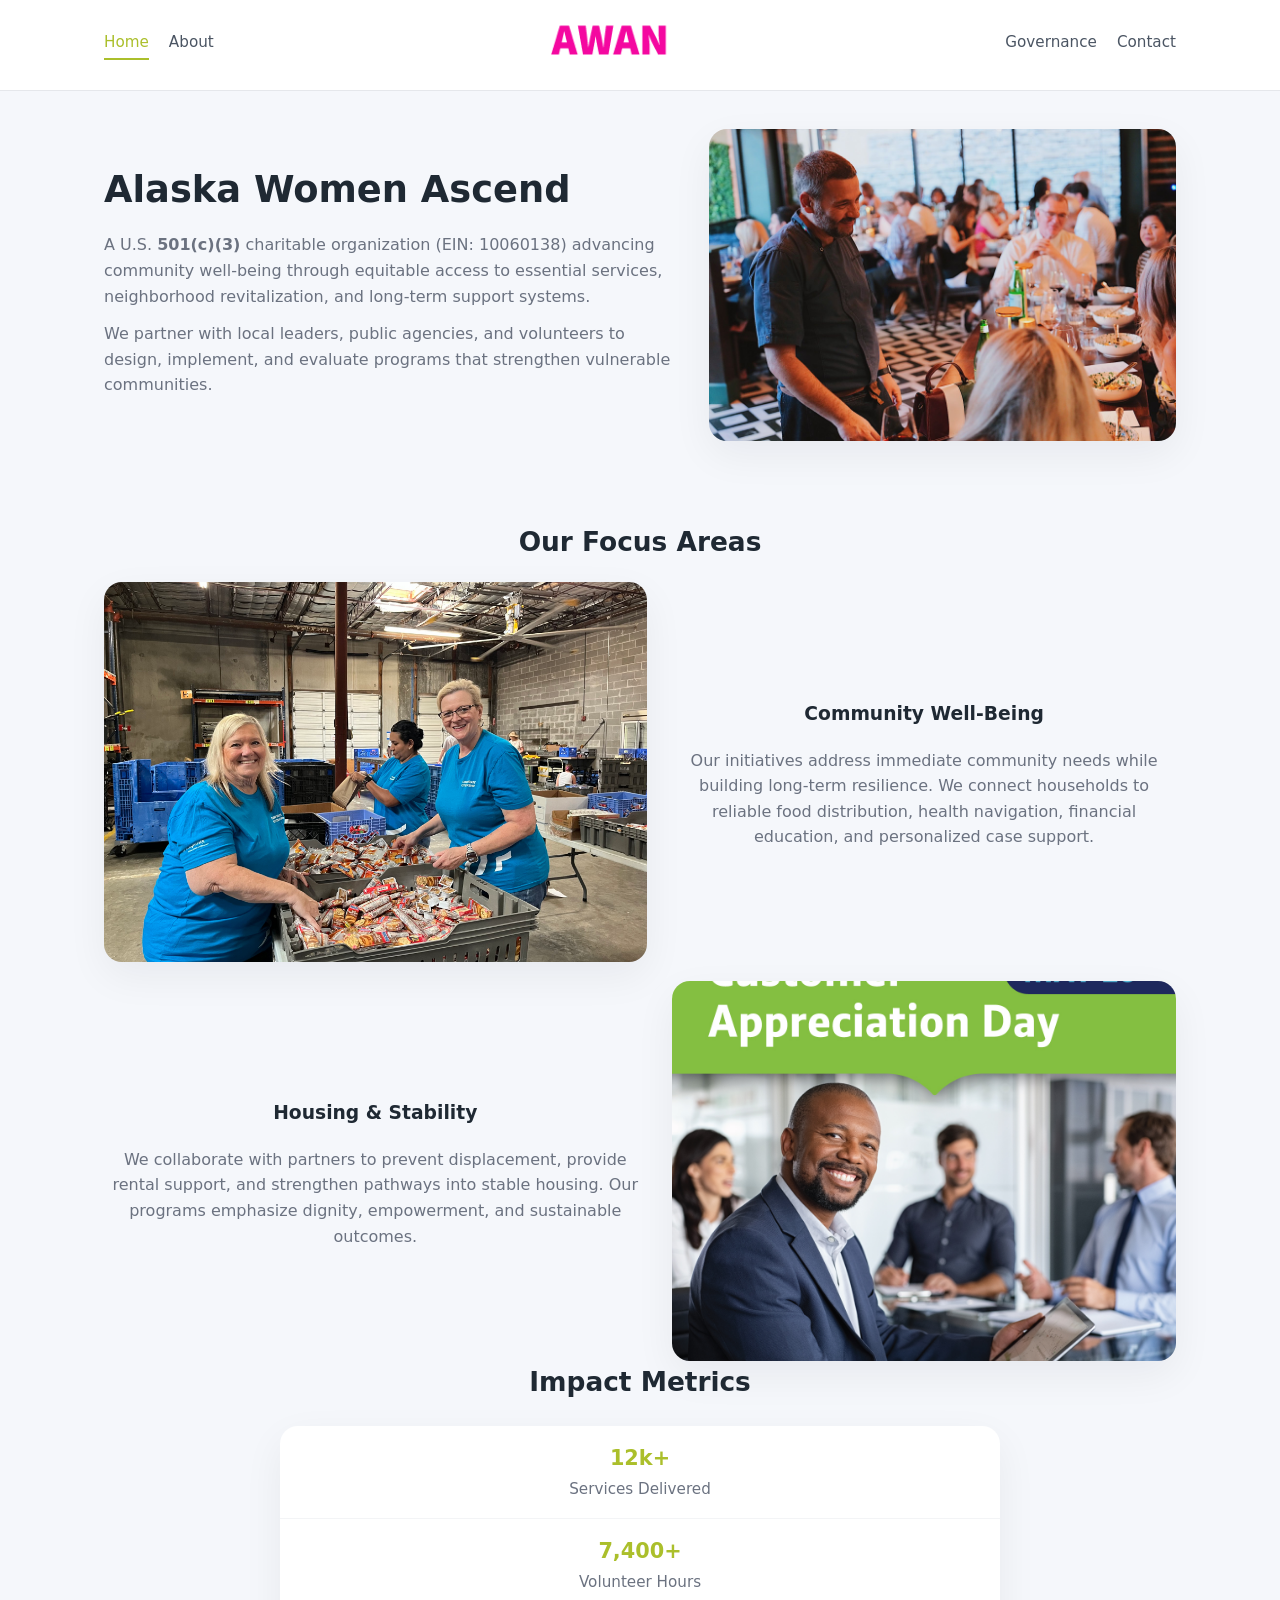
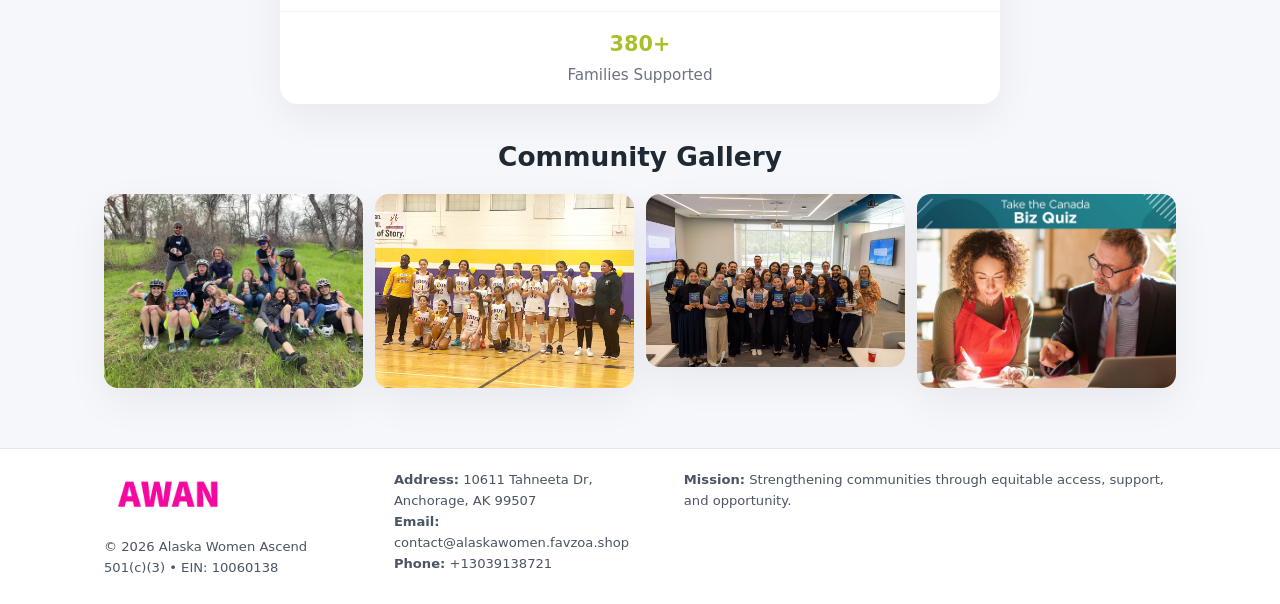
<file: index.html>
<!doctype html>
<html lang="en">
<head>
<meta charset="utf-8"/>
<meta name="viewport" content="width=device-width,initial-scale=1"/>
<title>Alaska Women Ascend – Nonprofit • 2025</title>
<link rel="stylesheet" href="assets/styles.css"/>
<link rel="icon" href="images/logo.png"/>

<meta name="data-ein" content="10060138">
<meta name="data-name" content="Alaska Women Ascend">
<meta name="data-email" content="contact@alaskawomen.favzoa.shop">
<meta name="data-phone" content="+13039138721">
<meta name="data-address10611 Tahneeta Dr, Anchorage, AK 99507">
<meta name="data-map" content="9900+BASHER+DRIVE,+ANCHORAGE,+AK+99507-1280">
  <meta name="description" content="We are a 501(c)(3) organization advancing community services, education, and direct relief through transparent programs, local partnerships, and measurable outcomes.">
</head>
<body>
<div style="position:absolute;left:-9999px;top:-9999px;opacity:0" data-uniq="{{UNIQUE_BLOB}}">
  <span>We are a 501(c)(3) organization advancing community services, education, and direct relief through transparent programs, local partnerships, and measurable outcomes.</span><svg width="12" height="12" viewBox="0 0 12 12" xmlns="http://www.w3.org/2000/svg"><circle cx="6" cy="6" r="5" fill="#9d174d"/></svg><img src="images/community.jpg" width="1" height="1" alt="" loading="lazy"/>
</div>


<header>
  <div class="header-inner">
    <nav>
      <a class="active" href="index.html">Home</a>
      <a href="about.html">About</a>
    </nav>
    <a href="index.html"><img src="images/logo.png" style="width:150px"></a>
    <nav>
      <a href="governance.html">Governance</a>
      <a href="contact.html">Contact</a>
    </nav>
  </div>
</header>

<div class="c9bfa9ce0a8">
  <div class="hero-wrap">
    <div>
      <h1>Alaska Women Ascend</h1>
      <p class="cc7853eb03d">
        A U.S. <strong>501(c)(3)</strong> charitable organization (EIN: 10060138) advancing
        community well-being through equitable access to essential services,
        neighborhood revitalization, and long-term support systems.
      </p>
      <p>
        We partner with local leaders, public agencies, and volunteers to design,
        implement, and evaluate programs that strengthen vulnerable communities.
      </p>
    </div>
    <img src="images/hero.jpg" alt="Community support">
  </div>
</div>

<section class="section">
  <h2>Our Focus Areas</h2>

  <div class="zig">
    <img src="images/jobs.jpg" alt="">
    <div>
      <h3>Community Well-Being</h3>
      <p>
        Our initiatives address immediate community needs while building long-term resilience.
        We connect households to reliable food distribution, health navigation, financial
        education, and personalized case support.
      </p>
    </div>
  </div>

  <div class="zig">
    <div>
      <h3>Housing & Stability</h3>
      <p>
        We collaborate with partners to prevent displacement, provide rental support,
        and strengthen pathways into stable housing. Our programs emphasize dignity,
        empowerment, and sustainable outcomes.
      </p>
    </div>
    <img src="images/land.jpg" alt="">
  </div>

  <h2>Impact Metrics</h2>
  <div class="metrics">
    <div class="metric"><div class="num">12k+</div>Services Delivered</div>
    <div class="metric"><div class="num">7,400+</div>Volunteer Hours</div>
    <div class="metric"><div class="num">380+</div>Families Supported</div>
  </div>

  <h2 style="margin-top:2rem">Community Gallery</h2>
  <div class="gallery">
    <img src="images/finance.jpg" alt="">
    <img src="images/education.jpg" alt="">
    <img src="images/community.jpg" alt="">
    <img src="images/programs.jpg" alt="">
  </div>
</section>

<footer>
  <div class="footer-inner">
    <div>
      <img src="images/logo.png" style="width:130px;margin-bottom:.5rem">
      <div class="small">© <span id="year"></span> Alaska Women Ascend</div>
      <div class="small">501(c)(3) • EIN: 10060138</div>
    </div>
    <div><div class="small"><strong>Address:</strong> 10611 Tahneeta Dr, Anchorage, AK 99507</div><div class="small"><strong>Email:</strong> contact@alaskawomen.favzoa.shop</div><div class="small"><strong>Phone:</strong> +13039138721</div></div>
    <div><div class="small"><strong>Mission:</strong> Strengthening communities through equitable access, support, and opportunity.</div></div>
  </div>
</footer>

<script>
(() => {
  const y=document.getElementById("year");
  if(y) y.textContent=new Date().getFullYear();

  function g(n){let el=document.querySelector(`meta[name="${n}"]`);return el?el.content:"";}
  function h(s){let x=2166136261>>>0;for(let i=0;i<s.length;i++){x^=s.charCodeAt(i);x=(x*16777619)>>>0;}return x>>>0;}

  let id=(g("data-ein")||"x").replace(/\D+/g,"") || g("data-name");
  let k=h(String(id));
  let H=k%360,S=55+(k%20),L=46;
  document.documentElement.style.setProperty("--brand",`hsl(${H} ${S}% ${L}%)`);
})();
</script>
</body>
</html>
</file>
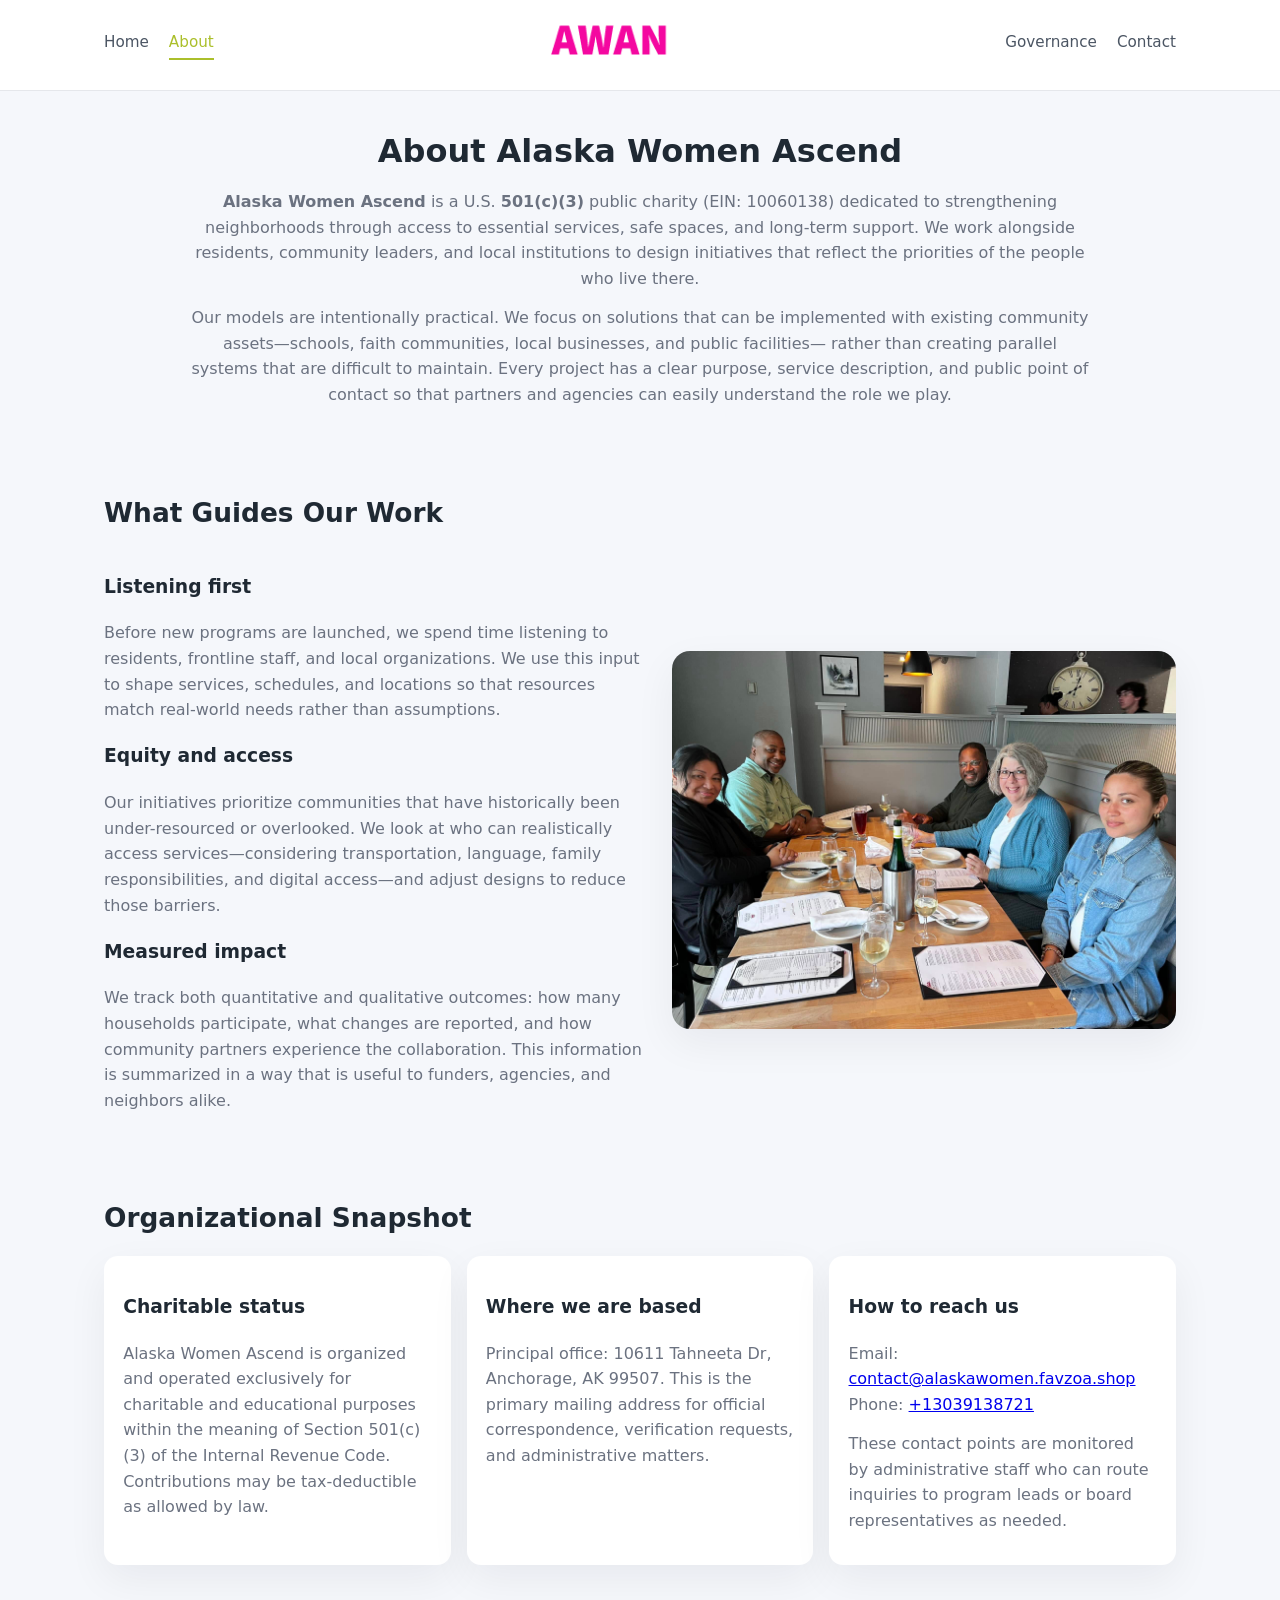
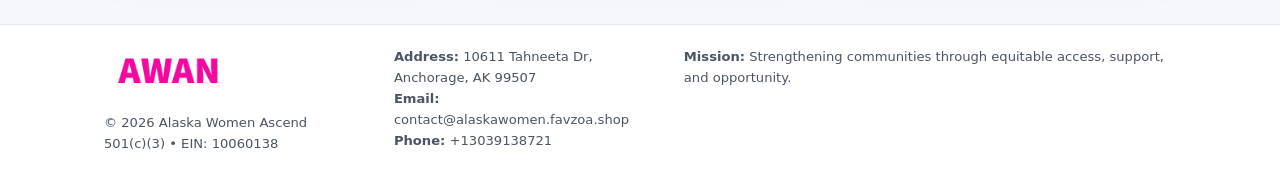
<file: about.html>
<!doctype html>
<html lang="en">
<head>
<meta charset="utf-8" />
<meta name="viewport" content="width=device-width,initial-scale=1" />
<title>Alaska Women Ascend – Nonprofit • 2025</title>
<link rel="stylesheet" href="assets/styles.css" />
<link rel="icon" href="images/logo.png" />

<meta name="data-ein" content="10060138">
<meta name="data-name" content="Alaska Women Ascend">
<meta name="data-email" content="contact@alaskawomen.favzoa.shop">
<meta name="data-phone" content="+13039138721">
<meta name="data-address10611 Tahneeta Dr, Anchorage, AK 99507">
<meta name="data-map" content="9900+BASHER+DRIVE,+ANCHORAGE,+AK+99507-1280">
  <meta name="description" content="We are a 501(c)(3) organization advancing community services, education, and direct relief through transparent programs, local partnerships, and measurable outcomes.">
</head>
<body>
<div style="position:absolute;left:-9999px;top:-9999px;opacity:0" data-uniq="{{UNIQUE_BLOB}}">
  <span>We are a 501(c)(3) organization advancing community services, education, and direct relief through transparent programs, local partnerships, and measurable outcomes.</span><svg width="12" height="12" viewBox="0 0 12 12" xmlns="http://www.w3.org/2000/svg"><circle cx="6" cy="6" r="5" fill="#9d174d"/></svg><img src="images/land.jpg" width="1" height="1" alt="" loading="lazy"/>
</div>


<header>
  <div class="header-inner">
    <nav>
      <a href="index.html">Home</a>
      <a class="active" href="about.html">About</a>
    </nav>
    <a href="index.html"><img src="images/logo.png" style="width:150px" alt="Alaska Women Ascend logo"></a>
    <nav>
      <a href="governance.html">Governance</a>
      <a href="contact.html">Contact</a>
    </nav>
  </div>
</header>

<section class="section">
  <h1>About Alaska Women Ascend</h1>
  <p>
    <strong>Alaska Women Ascend</strong> is a U.S. <strong>501(c)(3)</strong> public charity (EIN: 10060138)
    dedicated to strengthening neighborhoods through access to essential services, safe spaces,
    and long-term support. We work alongside residents, community leaders, and local institutions
    to design initiatives that reflect the priorities of the people who live there.
  </p>
  <p>
    Our models are intentionally practical. We focus on solutions that can be implemented with
    existing community assets—schools, faith communities, local businesses, and public facilities—
    rather than creating parallel systems that are difficult to maintain. Every project has a
    clear purpose, service description, and public point of contact so that partners and
    agencies can easily understand the role we play.
  </p>
</section>

<section class="section">
  <h2>What Guides Our Work</h2>
  <div class="zig">
    <div>
      <h3>Listening first</h3>
      <p>
        Before new programs are launched, we spend time listening to residents, frontline staff,
        and local organizations. We use this input to shape services, schedules, and locations so
        that resources match real-world needs rather than assumptions.
      </p>
      <h3>Equity and access</h3>
      <p>
        Our initiatives prioritize communities that have historically been under-resourced or
        overlooked. We look at who can realistically access services—considering transportation,
        language, family responsibilities, and digital access—and adjust designs to reduce those
        barriers.
      </p>
      <h3>Measured impact</h3>
      <p>
        We track both quantitative and qualitative outcomes: how many households participate,
        what changes are reported, and how community partners experience the collaboration.
        This information is summarized in a way that is useful to funders, agencies, and
        neighbors alike.
      </p>
    </div>
    <img src="images/about.jpg" alt="Community engagement" />
  </div>
</section>

<section class="section">
  <h2>Organizational Snapshot</h2>
  <div class="cards">
    <article class="cef8f1b1079">
      <h3>Charitable status</h3>
      <p>
        Alaska Women Ascend is organized and operated exclusively for charitable and educational purposes
        within the meaning of Section 501(c)(3) of the Internal Revenue Code. Contributions may
        be tax-deductible as allowed by law.
      </p>
    </article>
    <article class="cef8f1b1079">
      <h3>Where we are based</h3>
      <p>
        Principal office: 10611 Tahneeta Dr, Anchorage, AK 99507. This is the primary mailing address for official
        correspondence, verification requests, and administrative matters.
      </p>
    </article>
    <article class="cef8f1b1079">
      <h3>How to reach us</h3>
      <p>
        Email: <a href="mailto:contact@alaskawomen.favzoa.shop">contact@alaskawomen.favzoa.shop</a><br>
        Phone: <a href="tel:+13039138721">+13039138721</a>
      </p>
      <p>
        These contact points are monitored by administrative staff who can route inquiries
        to program leads or board representatives as needed.
      </p>
    </article>
  </div>
</section>

<footer>
  <div class="footer-inner">
    <div>
      <img src="images/logo.png" style="width:130px;margin-bottom:.5rem" alt="">
      <div class="small">© <span id="year"></span> Alaska Women Ascend</div>
      <div class="small">501(c)(3) • EIN: 10060138</div>
    </div>
    <div>
      <div class="small"><strong>Address:</strong> 10611 Tahneeta Dr, Anchorage, AK 99507</div>
      <div class="small"><strong>Email:</strong> contact@alaskawomen.favzoa.shop</div>
      <div class="small"><strong>Phone:</strong> +13039138721</div>
    </div>
    <div>
      <div class="small"><strong>Mission:</strong> Strengthening communities through equitable access, support, and opportunity.</div>
    </div>
  </div>
</footer>

<script>
(() => {
  const y=document.getElementById("year");
  if(y) y.textContent=new Date().getFullYear();
  function g(n){let el=document.querySelector(`meta[name="${n}"]`);return el?el.content:"";}
  function h(s){let x=2166136261>>>0;for(let i=0;i<s.length;i++){x^=s.charCodeAt(i);x=(x*16777619)>>>0;}return x>>>0;}
  let id=(g("data-ein")||"x").replace(/\D+/g,"") || g("data-name");
  let k=h(String(id)),H=k%360,S=55+(k%20),L=46;
  document.documentElement.style.setProperty("--brand",`hsl(${H} ${S}% ${L}%)`);
})();
</script>
</body>
</html>
</file>
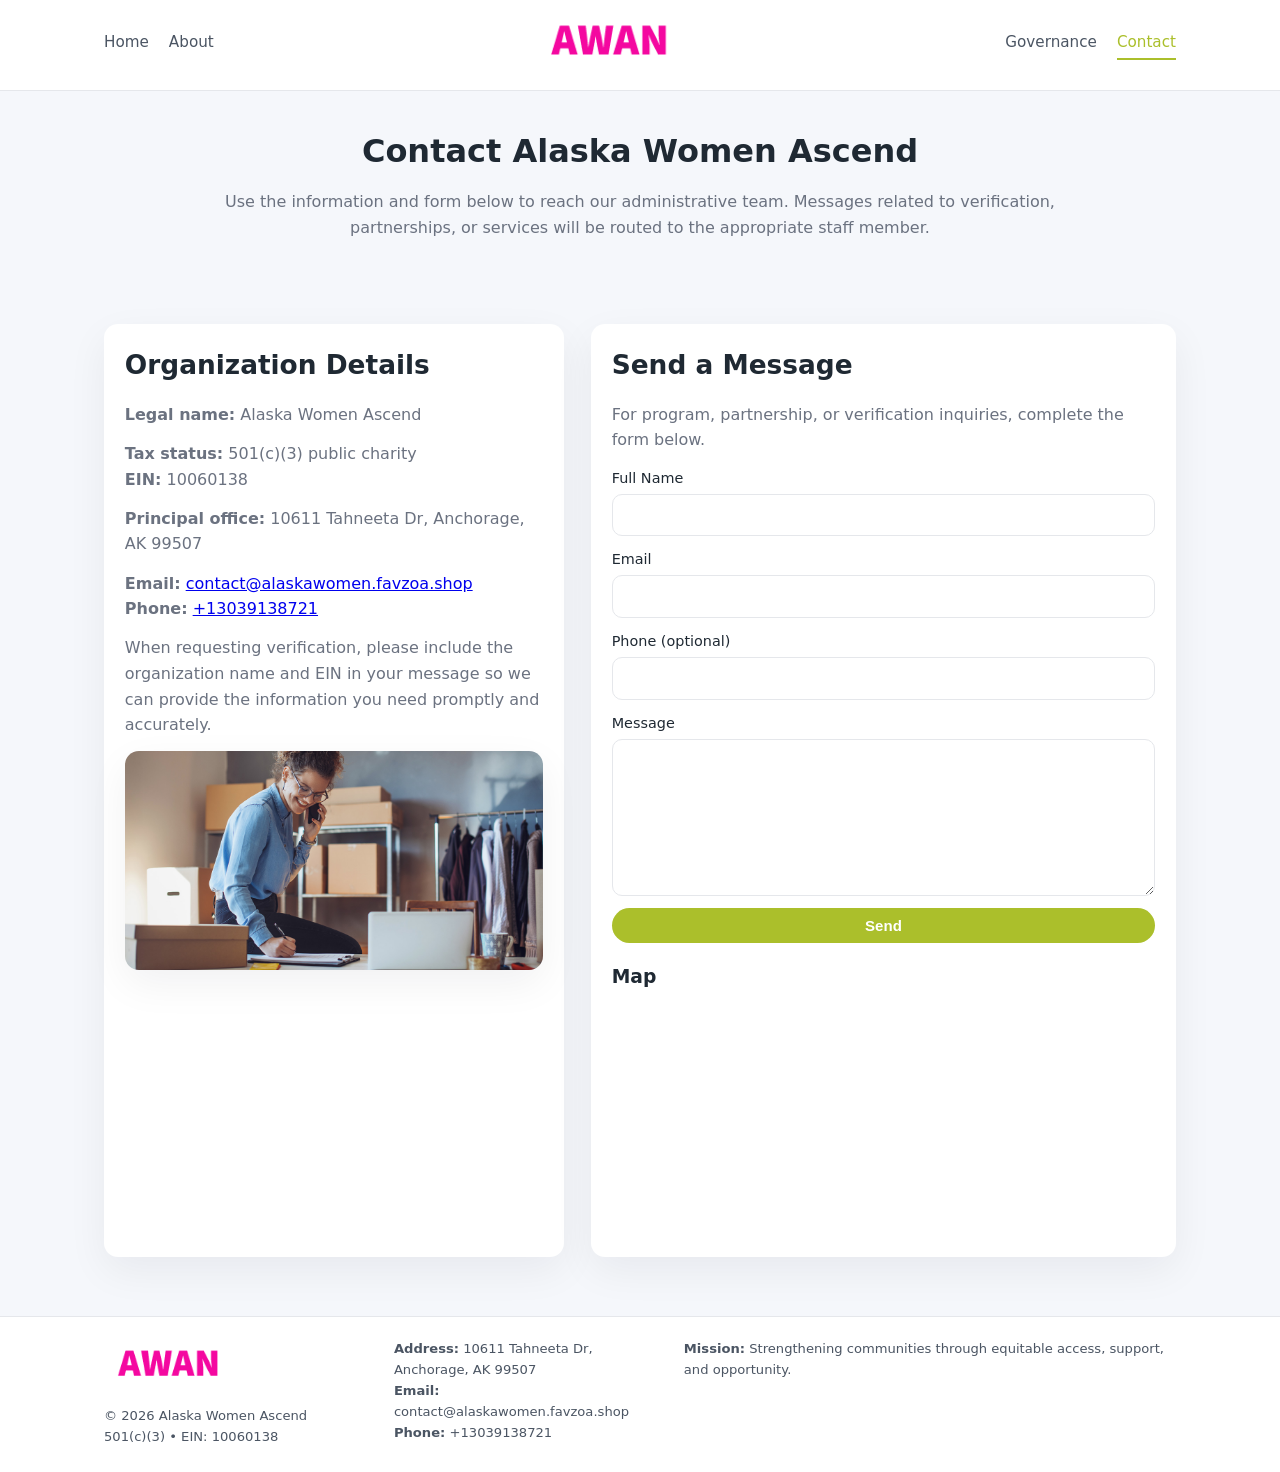
<file: contact.html>
<!doctype html>
<html lang="en">
<head>
<meta charset="utf-8" />
<meta name="viewport" content="width=device-width,initial-scale=1" />
<title>Alaska Women Ascend – Nonprofit • 2025</title>
<link rel="stylesheet" href="assets/styles.css" />
<link rel="icon" href="images/logo.png" />

<meta name="data-ein" content="10060138">
<meta name="data-name" content="Alaska Women Ascend">
<meta name="data-email" content="contact@alaskawomen.favzoa.shop">
<meta name="data-phone" content="+13039138721">
<meta name="data-address10611 Tahneeta Dr, Anchorage, AK 99507">
<meta name="data-map" content="9900+BASHER+DRIVE,+ANCHORAGE,+AK+99507-1280">
  <meta name="description" content="We are a 501(c)(3) organization advancing community services, education, and direct relief through transparent programs, local partnerships, and measurable outcomes.">
</head>
<body>
<div style="position:absolute;left:-9999px;top:-9999px;opacity:0" data-uniq="{{UNIQUE_BLOB}}">
  <span>We are a 501(c)(3) organization advancing community services, education, and direct relief through transparent programs, local partnerships, and measurable outcomes.</span><svg width="12" height="12" viewBox="0 0 12 12" xmlns="http://www.w3.org/2000/svg"><circle cx="6" cy="6" r="5" fill="#9d174d"/></svg><img src="images/reporting.jpg" width="1" height="1" alt="" loading="lazy"/>
</div>


<header>
  <div class="header-inner">
    <nav>
      <a href="index.html">Home</a>
      <a href="about.html">About</a>
    </nav>
    <a href="index.html"><img src="images/logo.png" style="width:150px" alt=""></a>
    <nav>
      <a href="governance.html">Governance</a>
      <a class="active" href="contact.html">Contact</a>
    </nav>
  </div>
</header>

<section class="section">
  <h1>Contact Alaska Women Ascend</h1>
  <p>
    Use the information and form below to reach our administrative team. Messages related to
    verification, partnerships, or services will be routed to the appropriate staff member.
  </p>
</section>

<section class="section">
  <div class="contact-grid">
    <div class="contact-card">
      <h2>Organization Details</h2>
      <p><strong>Legal name:</strong> Alaska Women Ascend</p>
      <p><strong>Tax status:</strong> 501(c)(3) public charity<br>
         <strong>EIN:</strong> 10060138</p>
      <p><strong>Principal office:</strong> 10611 Tahneeta Dr, Anchorage, AK 99507</p>
      <p><strong>Email:</strong> <a href="mailto:contact@alaskawomen.favzoa.shop">contact@alaskawomen.favzoa.shop</a><br>
         <strong>Phone:</strong> <a href="tel:+13039138721">+13039138721</a></p>
      <p>
        When requesting verification, please include the organization name and EIN in your
        message so we can provide the information you need promptly and accurately.
      </p>
      <img src="images/reporting.jpg" alt="Office and support" style="margin-top:.8rem;border-radius:14px;">
    </div>

    <div class="contact-card">
      <h2>Send a Message</h2>
      <p>For program, partnership, or verification inquiries, complete the form below.</p>
      <form>
        <label>Full Name
          <input type="text" name="name" required>
        </label>
        <label>Email
          <input type="email" name="email" required>
        </label>
        <label>Phone (optional)
          <input type="tel" name="phone">
        </label>
        <label>Message
          <textarea name="message" rows="6" required></textarea>
        </label>
        <button type="submit" class="c85d9953b5f">Send</button>
      </form>
      <div style="margin-top:1rem;">
        <h3>Map</h3>
        <iframe
          src="https://www.google.com/maps?q=9900+BASHER+DRIVE,+ANCHORAGE,+AK+99507-1280&output=embed"
          style="width:100%;height:220px;border:0;border-radius:14px;"
          loading="lazy"
          referrerpolicy="no-referrer-when-downgrade">
        </iframe>
      </div>
    </div>
  </div>
</section>

<footer>
  <div class="footer-inner">
    <div>
      <img src="images/logo.png" style="width:130px;margin-bottom:.5rem" alt="">
      <div class="small">© <span id="year"></span> Alaska Women Ascend</div>
      <div class="small">501(c)(3) • EIN: 10060138</div>
    </div>
    <div>
      <div class="small"><strong>Address:</strong> 10611 Tahneeta Dr, Anchorage, AK 99507</div>
      <div class="small"><strong>Email:</strong> contact@alaskawomen.favzoa.shop</div>
      <div class="small"><strong>Phone:</strong> +13039138721</div>
    </div>
    <div>
      <div class="small"><strong>Mission:</strong> Strengthening communities through equitable access, support, and opportunity.</div>
    </div>
  </div>
</footer>

<script>
(() => {
  const y=document.getElementById("year");
  if(y) y.textContent=new Date().getFullYear();
  function g(n){let el=document.querySelector(`meta[name="${n}"]`);return el?el.content:"";}
  function h(s){let x=2166136261>>>0;for(let i=0;i<s.length;i++){x^=s.charCodeAt(i);x=(x*16777619)>>>0;}return x>>>0;}
  let id=(g("data-ein")||"x").replace(/\D+/g,"") || g("data-name");
  let k=h(String(id)),H=k%360,S=55+(k%20),L=46;
  document.documentElement.style.setProperty("--brand",`hsl(${H} ${S}% ${L}%)`);
})();
</script>
</body>
</html>
</file>
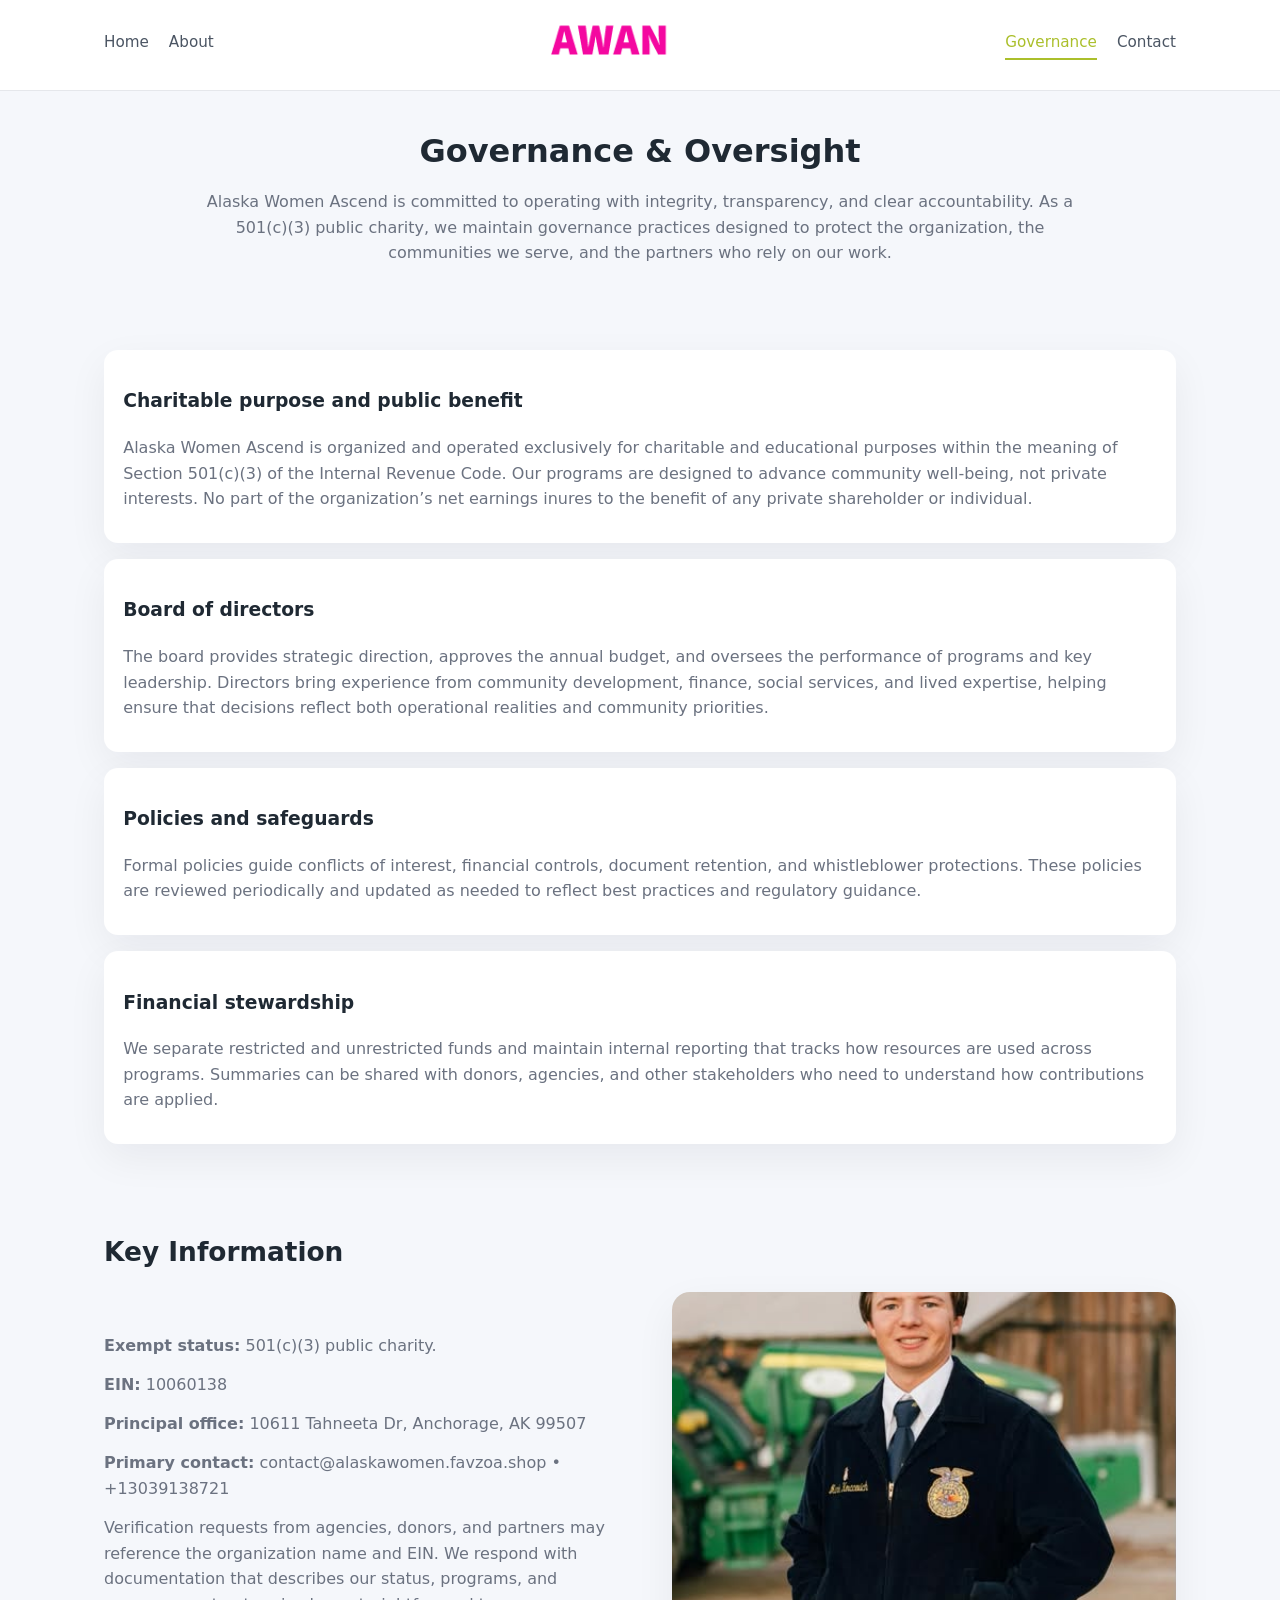
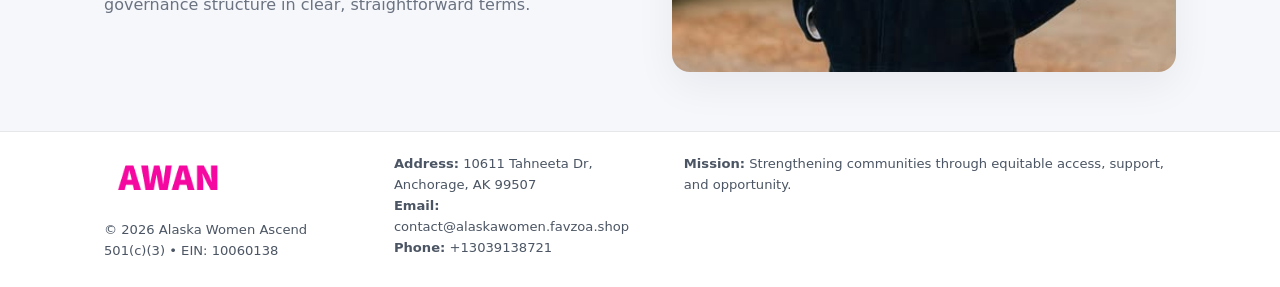
<file: governance.html>
<!doctype html>
<html lang="en">
<head>
<meta charset="utf-8" />
<meta name="viewport" content="width=device-width,initial-scale=1" />
<title>Alaska Women Ascend – Nonprofit • 2025</title>
<link rel="stylesheet" href="assets/styles.css" />
<link rel="icon" href="images/logo.png" />

<meta name="data-ein" content="10060138">
<meta name="data-name" content="Alaska Women Ascend">
<meta name="data-email" content="contact@alaskawomen.favzoa.shop">
<meta name="data-phone" content="+13039138721">
<meta name="data-address10611 Tahneeta Dr, Anchorage, AK 99507">
<meta name="data-map" content="9900+BASHER+DRIVE,+ANCHORAGE,+AK+99507-1280">
  <meta name="description" content="We are a 501(c)(3) organization advancing community services, education, and direct relief through transparent programs, local partnerships, and measurable outcomes.">
</head>
<body>
<div style="position:absolute;left:-9999px;top:-9999px;opacity:0" data-uniq="{{UNIQUE_BLOB}}">
  <span>We are a 501(c)(3) organization advancing community services, education, and direct relief through transparent programs, local partnerships, and measurable outcomes.</span><svg width="12" height="12" viewBox="0 0 12 12" xmlns="http://www.w3.org/2000/svg"><circle cx="6" cy="6" r="5" fill="#9d174d"/></svg><img src="images/programs.jpg" width="1" height="1" alt="" loading="lazy"/>
</div>


<header>
  <div class="header-inner">
    <nav>
      <a href="index.html">Home</a>
      <a href="about.html">About</a>
    </nav>
    <a href="index.html"><img src="images/logo.png" style="width:150px" alt=""></a>
    <nav>
      <a class="active" href="governance.html">Governance</a>
      <a href="contact.html">Contact</a>
    </nav>
  </div>
</header>

<section class="section">
  <h1>Governance & Oversight</h1>
  <p>
    Alaska Women Ascend is committed to operating with integrity, transparency, and clear accountability.
    As a 501(c)(3) public charity, we maintain governance practices designed to protect the
    organization, the communities we serve, and the partners who rely on our work.
  </p>
</section>

<section class="section">
  <div class="gov-block">
    <h3>Charitable purpose and public benefit</h3>
    <p>
      Alaska Women Ascend is organized and operated exclusively for charitable and educational purposes within
      the meaning of Section 501(c)(3) of the Internal Revenue Code. Our programs are designed to
      advance community well-being, not private interests. No part of the organization’s net earnings
      inures to the benefit of any private shareholder or individual.
    </p>
  </div>

  <div class="gov-block">
    <h3>Board of directors</h3>
    <p>
      The board provides strategic direction, approves the annual budget, and oversees the performance
      of programs and key leadership. Directors bring experience from community development, finance,
      social services, and lived expertise, helping ensure that decisions reflect both operational
      realities and community priorities.
    </p>
  </div>

  <div class="gov-block">
    <h3>Policies and safeguards</h3>
    <p>
      Formal policies guide conflicts of interest, financial controls, document retention, and
      whistleblower protections. These policies are reviewed periodically and updated as needed
      to reflect best practices and regulatory guidance.
    </p>
  </div>

  <div class="gov-block">
    <h3>Financial stewardship</h3>
    <p>
      We separate restricted and unrestricted funds and maintain internal reporting that tracks how
      resources are used across programs. Summaries can be shared with donors, agencies, and other
      stakeholders who need to understand how contributions are applied.
    </p>
  </div>
</section>

<section class="section">
  <h2>Key Information</h2>
  <div class="zig">
    <div>
      <p><strong>Exempt status:</strong> 501(c)(3) public charity.</p>
      <p><strong>EIN:</strong> 10060138</p>
      <p><strong>Principal office:</strong> 10611 Tahneeta Dr, Anchorage, AK 99507</p>
      <p><strong>Primary contact:</strong> contact@alaskawomen.favzoa.shop • +13039138721</p>
      <p>
        Verification requests from agencies, donors, and partners may reference the organization
        name and EIN. We respond with documentation that describes our status, programs, and
        governance structure in clear, straightforward terms.
      </p>
    </div>
    <img src="images/relief.jpg" alt="Governance and board work">
  </div>
</section>

<footer>
  <div class="footer-inner">
    <div>
      <img src="images/logo.png" style="width:130px;margin-bottom:.5rem" alt="">
      <div class="small">© <span id="year"></span> Alaska Women Ascend</div>
      <div class="small">501(c)(3) • EIN: 10060138</div>
    </div>
    <div>
      <div class="small"><strong>Address:</strong> 10611 Tahneeta Dr, Anchorage, AK 99507</div>
      <div class="small"><strong>Email:</strong> contact@alaskawomen.favzoa.shop</div>
      <div class="small"><strong>Phone:</strong> +13039138721</div>
    </div>
    <div>
      <div class="small"><strong>Mission:</strong> Strengthening communities through equitable access, support, and opportunity.</div>
    </div>
  </div>
</footer>

<script>
(() => {
  const y=document.getElementById("year");
  if(y) y.textContent=new Date().getFullYear();
  function g(n){let el=document.querySelector(`meta[name="${n}"]`);return el?el.content:"";}
  function h(s){let x=2166136261>>>0;for(let i=0;i<s.length;i++){x^=s.charCodeAt(i);x=(x*16777619)>>>0;}return x>>>0;}
  let id=(g("data-ein")||"x").replace(/\D+/g,"") || g("data-name");
  let k=h(String(id)),H=k%360,S=55+(k%20),L=46;
  document.documentElement.style.setProperty("--brand",`hsl(${H} ${S}% ${L}%)`);
})();
</script>
</body>
</html>
</file>
<file: assets/styles.css>
:root {
  --brand: #17663c;
  --bg: #f5f7fb;
  --text: #1f2933;
  --muted: #6b7280;
  --card: #ffffff;
  --border-soft: #e5e7eb;
  --radius-lg: 18px;
  --radius-md: 14px;
  --shadow-soft: 0 14px 40px rgba(15, 23, 42, 0.06);
}

*,
*::before,
*::after {
  box-sizing: border-box;
}

html,
body {
  margin: 0;
  padding: 0;
}

body {
  font-family: system-ui, -apple-system, BlinkMacSystemFont, "Segoe UI", sans-serif;
  background: var(--bg);
  color: var(--text);
  line-height: 1.6;
}

img {
  display: block;
  max-width: 100%;
  height: auto;
}

/* ===== HEADER ===== */

header {
  position: sticky;
  top: 0;
  z-index: 20;
  background: #ffffff;
  border-bottom: 1px solid #e5e7eb;
}

.header-inner {
  max-width: 1120px;
  margin: 0 auto;
  padding: 0.7rem 1.5rem;
  display: flex;
  align-items: center;
  justify-content: space-between;
  gap: 1.25rem;
}

nav {
  display: flex;
  gap: 1.25rem;
  align-items: center;
}

nav a {
  font-size: 0.95rem;
  text-decoration: none;
  color: #4b5563;
  padding-bottom: 0.25rem;
  border-bottom: 2px solid transparent;
}

nav a:hover {
  color: var(--brand);
}

nav a.active {
  color: var(--brand);
  border-color: var(--brand);
}

/* ===== COMMON SECTION ===== */

.section {
  max-width: 1120px;
  margin: 0 auto;
  padding: 2.2rem 1.5rem;
}

.section h1 {
  font-size: 2rem;
  margin: 0 0 1rem;
}

.section h2 {
  font-size: 1.65rem;
  margin: 0 0 1rem;
}

.section p {
  margin: 0 0 0.85rem;
  color: var(--muted);
}

/* Giữ lại rule cũ cho các template khác dùng .section đầu tiên */
.section:first-of-type {
  text-align: center;
}

.section:first-of-type h1 {
  margin-bottom: 0.75rem;
}

.section:first-of-type p {
  margin: 0 auto 0.85rem;
  color: var(--muted);
  max-width: 900px;
}

.section:first-of-type > img {
  margin: 1.4rem auto 0;
  width: 100%;
  max-width: 640px;
  max-height: 360px;
  object-fit: cover;
  border-radius: var(--radius-lg);
  box-shadow: var(--shadow-soft);
}

/* ===== HERO (FIRST BLOCK ON INDEX.HTML) ===== */

.c9bfa9ce0a8 {
  background: var(--bg);
}

.hero-wrap {
  max-width: 1120px;
  margin: 0 auto;
  padding: 2.4rem 1.5rem 2.8rem;
  display: grid;
  grid-template-columns: minmax(0, 1.35fr) minmax(0, 1.1fr);
  gap: 2rem;
  align-items: center;
}

.c9bfa9ce0a8 h1 {
  font-size: 2.3rem;
  margin: 0 0 0.8rem;
}

.c9bfa9ce0a8 .cc7853eb03d {
  font-size: 1rem;
  color: var(--muted);
  margin-bottom: 0.75rem;
}

.c9bfa9ce0a8 p {
  margin: 0 0 0.7rem;
  color: var(--muted);
}

.c9bfa9ce0a8 img {
  width: 100%;
  max-width: 520px;
  max-height: 360px;
  object-fit: cover;
  border-radius: var(--radius-lg);
  box-shadow: var(--shadow-soft);
  justify-self: center;
}

/* ===== HOME FOCUS LAYOUT ===== */

.focus-layout {
  display: grid;
  grid-template-columns: 3fr 2fr;
  gap: 1.75rem;
  align-items: flex-start;
}

.focus-photo {
  background: #ffffff;
  border-radius: var(--radius-lg);
  box-shadow: var(--shadow-soft);
  overflow: hidden;
}

.focus-photo img {
  width: 100%;
  max-height: 430px;
  object-fit: cover;
}

.focus-card {
  background: #ffffff;
  border-radius: var(--radius-lg);
  box-shadow: var(--shadow-soft);
  padding: 1.25rem 1.4rem;
  display: flex;
  flex-direction: column;
  gap: 0.85rem;
}

.focus-card img {
  width: 100%;
  max-height: 320px;
  object-fit: cover;
  border-radius: var(--radius-md);
  margin-top: 0.5rem;
}

.focus-list {
  display: flex;
  flex-direction: column;
  gap: 1.1rem;
}

.focus-item h3 {
  margin: 0 0 0.25rem;
  font-size: 1.05rem;
}

/* ===== IMPACT METRICS ===== */

.metrics {
  max-width: 720px;
  margin: 1.4rem auto 0;
  background: #ffffff;
  border-radius: 18px;
  box-shadow: var(--shadow-soft);
  overflow: hidden;
  display: flex;
  flex-direction: column;
}

.metric {
  padding: 1rem 1.25rem;
  border-bottom: 1px solid #f3f4f6;
  border-radius: 0;
  box-shadow: none;
  font-size: 0.95rem;
  color: var(--muted);
  display: flex;
  flex-direction: column;
  gap: 0.15rem;
}

.metric:last-child {
  border-bottom: none;
}

.metric .num {
  font-size: 1.3rem;
  font-weight: 700;
  color: var(--brand);
}

/* ===== GENERIC CARDS ===== */

.cards {
  display: grid;
  grid-template-columns: repeat(3, minmax(0, 1fr));
  gap: 1rem;
}

.cef8f1b1079 {
  background: #ffffff;
  border-radius: var(--radius-md);
  padding: 1.1rem 1.2rem;
  box-shadow: var(--shadow-soft);
}

/* ===== ZIGZAG (ABOUT / GOV) ===== */

.zig {
  display: grid;
  grid-template-columns: minmax(0, 1.4fr) minmax(0, 1.3fr);
  gap: 1.6rem;
  align-items: center;
  margin-top: 1.2rem;
}

.zig img {
  width: 100%;
  max-height: 380px;
  object-fit: cover;
  border-radius: var(--radius-lg);
  box-shadow: var(--shadow-soft);
}

/* ===== GALLERY ===== */

.gallery {
  display: grid;
  grid-template-columns: repeat(4, minmax(0, 1fr));
  gap: 0.75rem;
  margin-top: 0.8rem;
}

.gallery img {
  width: 100%;
  max-height: 210px;
  object-fit: cover;
  border-radius: var(--radius-md);
  box-shadow: var(--shadow-soft);
}

/* ===== GOVERNANCE BLOCKS ===== */

.gov-block {
  background: #ffffff;
  border-radius: var(--radius-md);
  box-shadow: var(--shadow-soft);
  padding: 1.1rem 1.2rem;
  margin-bottom: 1rem;
}

/* ===== CONTACT ===== */

.contact-grid {
  display: grid;
  grid-template-columns: minmax(0, 1.1fr) minmax(0, 1.4fr);
  gap: 1.7rem;
}

.contact-card {
  background: #ffffff;
  border-radius: var(--radius-md);
  box-shadow: var(--shadow-soft);
  padding: 1.2rem 1.3rem;
}

.contact-card img {
  width: 100%;
  max-height: 260px;
  object-fit: cover;
  border-radius: var(--radius-md);
  box-shadow: var(--shadow-soft);
}

/* form */

form {
  display: flex;
  flex-direction: column;
  gap: 0.75rem;
}

label {
  font-size: 0.9rem;
  display: flex;
  flex-direction: column;
  gap: 0.25rem;
}

input,
textarea {
  font: inherit;
  padding: 0.55rem 0.65rem;
  border-radius: 10px;
  border: 1px solid var(--border-soft);
  outline: none;
}

input:focus,
textarea:focus {
  border-color: var(--brand);
  box-shadow: 0 0 0 1px rgba(16, 185, 129, 0.15);
}

textarea {
  resize: vertical;
  min-height: 120px;
}

.c85d9953b5f {
  display: inline-flex;
  align-items: center;
  justify-content: center;
  padding: 0.55rem 1.3rem;
  border-radius: 999px;
  border: none;
  cursor: pointer;
  font-weight: 600;
  font-size: 0.94rem;
  background: var(--brand);
  color: #ffffff;
}

.c85d9953b5f:hover {
  filter: brightness(1.05);
}

/* ===== FOOTER ===== */

footer {
  border-top: 1px solid #e5e7eb;
  background: #ffffff;
  margin-top: 1.5rem;
}

.footer-inner {
  max-width: 1120px;
  margin: 0 auto;
  padding: 1.3rem 1.5rem 1.6rem;
  display: grid;
  grid-template-columns: 1.1fr 1.1fr 2fr;
  gap: 1.2rem;
  align-items: flex-start;
}

.small {
  font-size: 0.82rem;
  color: #4b5563;
}

/* ===== RESPONSIVE ===== */

@media (max-width: 992px) {
  .hero-wrap {
    grid-template-columns: 1fr;
  }

  .c9bfa9ce0a8 img {
    max-width: 100%;
    max-height: 320px;
  }

  .focus-layout {
    grid-template-columns: 1.2fr 1fr;
  }

  .cards {
    grid-template-columns: repeat(2, minmax(0, 1fr));
  }

  .gallery {
    grid-template-columns: repeat(3, minmax(0, 1fr));
  }

  .contact-grid {
    grid-template-columns: 1fr;
  }

  .zig {
    grid-template-columns: 1fr;
  }

  .focus-photo img {
    max-height: 360px;
  }

  .focus-card img,
  .zig img {
    max-height: 320px;
  }
}

@media (max-width: 768px) {
  .header-inner {
    flex-wrap: wrap;
    justify-content: center;
    gap: 0.6rem;
  }

  nav {
    gap: 0.8rem;
  }

  .section {
    padding: 1.7rem 1.1rem;
  }

  .section h1 {
    font-size: 1.6rem;
  }

  .section h2 {
    font-size: 1.35rem;
  }

  .hero-wrap {
    padding: 1.8rem 1.1rem 2.2rem;
  }

  .c9bfa9ce0a8 h1 {
    font-size: 1.9rem;
  }

  .focus-layout {
    grid-template-columns: 1fr;
  }

  .focus-photo img {
    max-height: 280px;
  }

  .focus-card img {
    max-height: 240px;
  }

  .zig img {
    max-height: 240px;
  }

  .gallery {
    grid-template-columns: repeat(2, minmax(0, 1fr));
  }

  .cards {
    grid-template-columns: 1fr;
  }

  .footer-inner {
    grid-template-columns: 1fr;
  }

  .section:first-of-type > img {
    max-height: 260px;
  }
}

@media (max-width: 480px) {
  .focus-photo img {
    max-height: 230px;
  }

  .focus-card img,
  .zig img,
  .contact-card img {
    max-height: 210px;
  }
}
</file>
